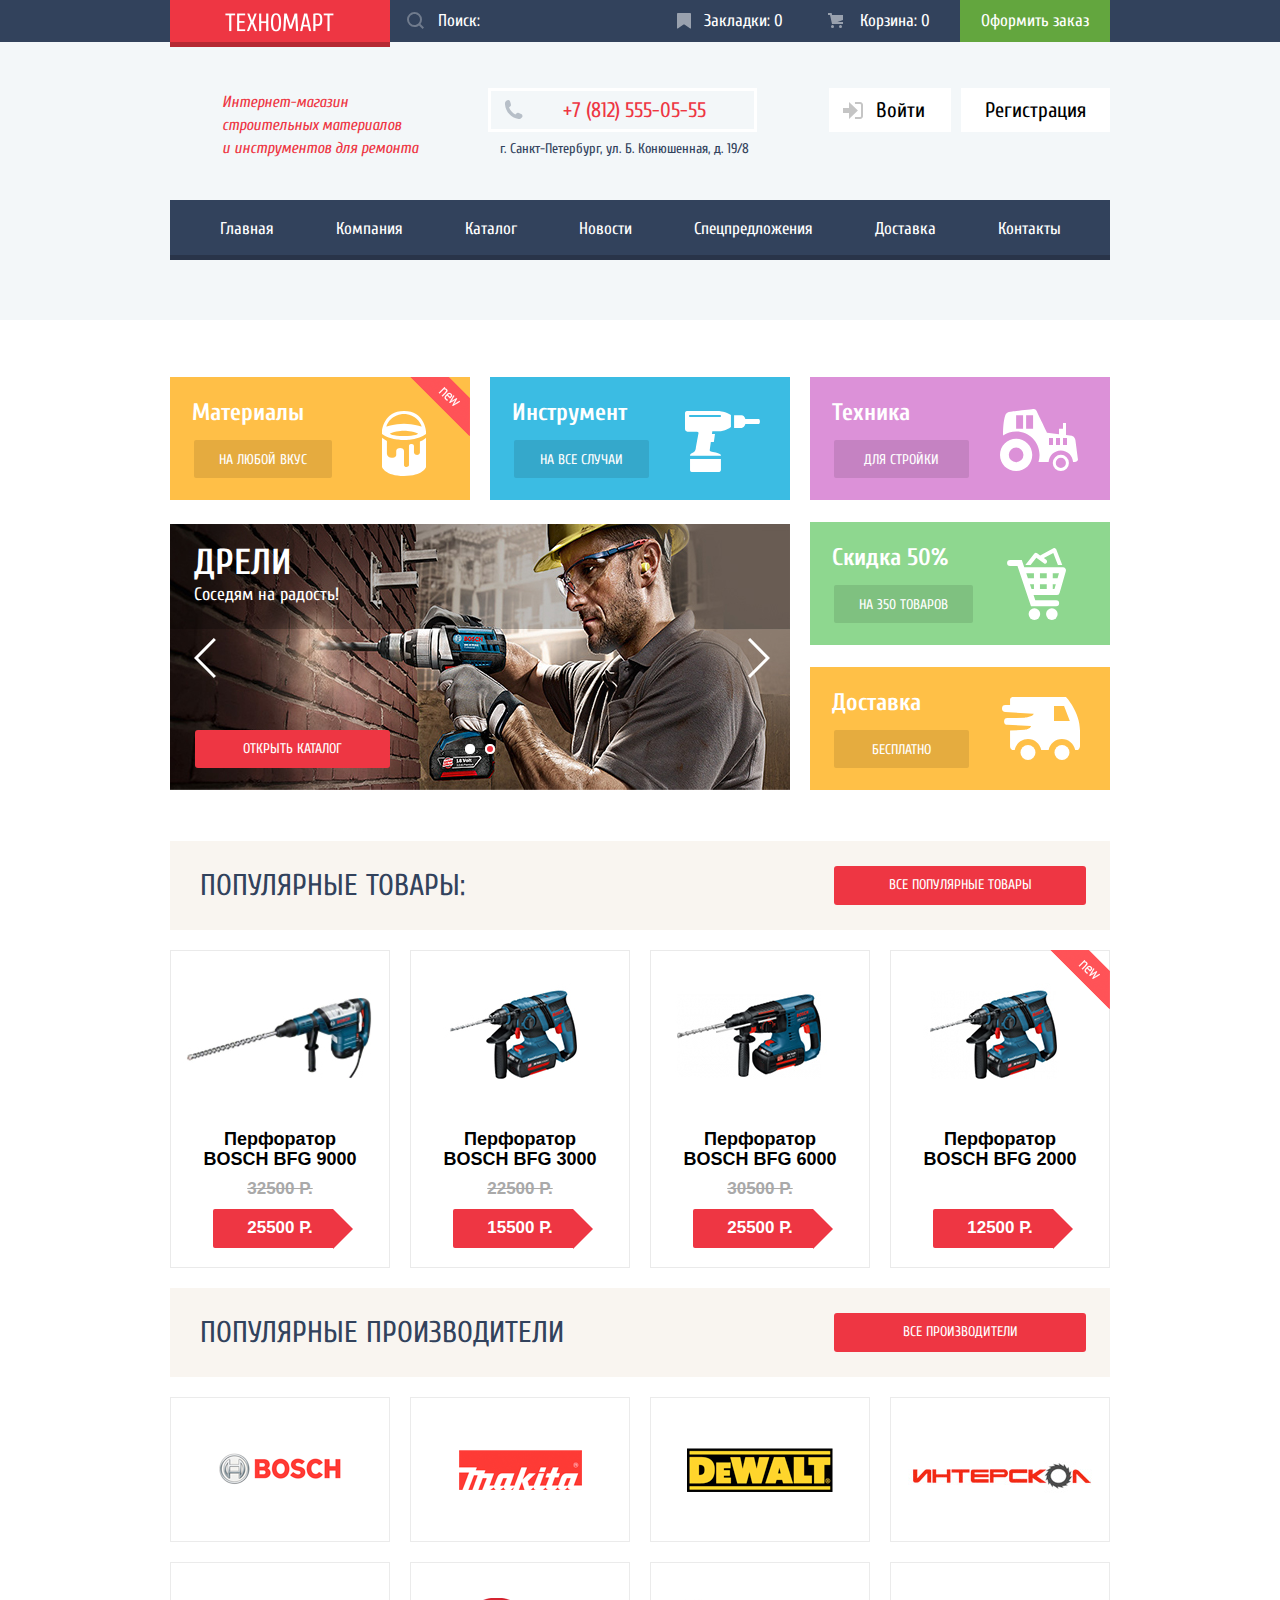
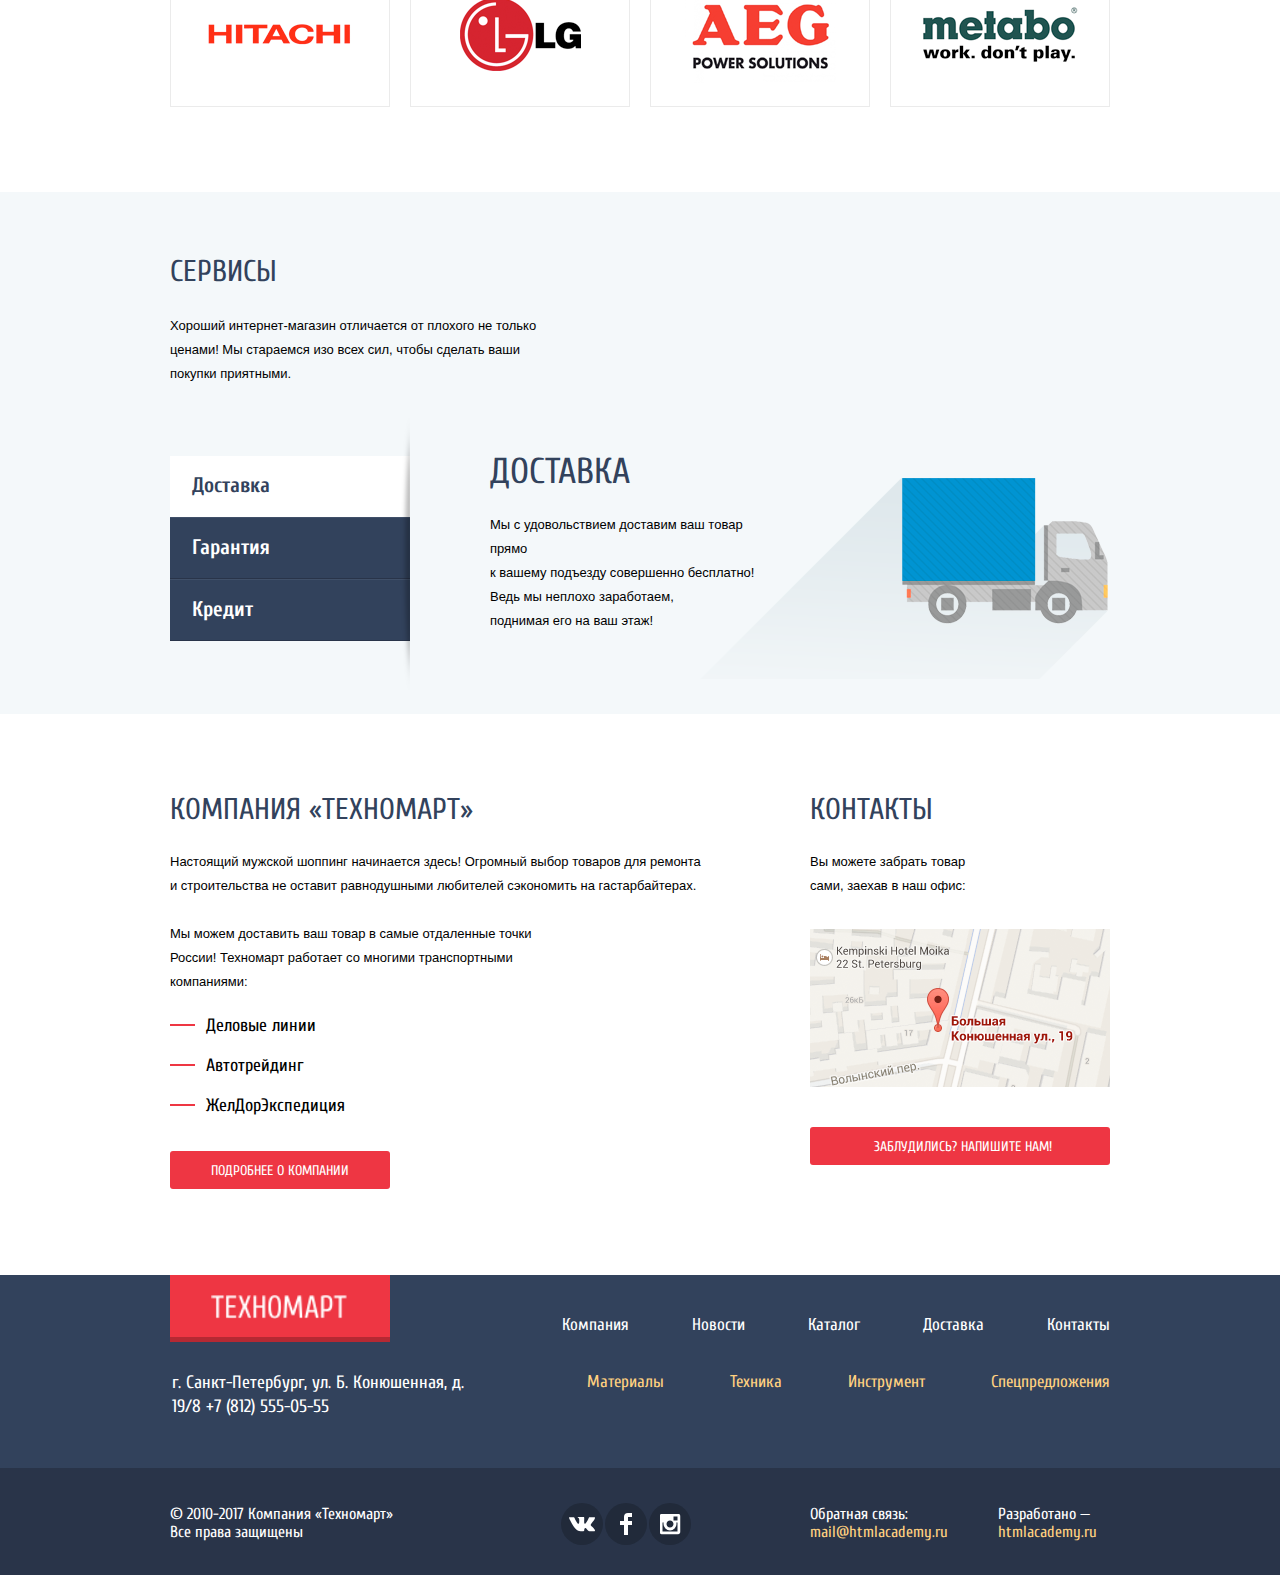
<file: index.html>
<!DOCTYPE html>
<html lang="ru">
  <head>
    <meta charset="utf-8">
    <title>Техномарт. Главная</title>
    <link href="https://fonts.googleapis.com/css?family=Cuprum:400,400i,700,PT+Sans:400,700&display=swap&subset=cyrillic" rel="stylesheet">
    <link rel="stylesheet" href="css/normalize.css">
    <link rel="stylesheet" href="css/style.min.css">
    <meta name="format-detection" content="telephone=no"/>
    <meta name="format-detection" content="address=no"/>
  </head>
  <body>
    <header class="page-header header">
      <section class="menu-wrapper">
        <div class="top-header">
          <a class="logo" href="#"><img src="img/logo.png" width="109" height="19" alt="Логотип магазина «Техномарт»"><span class="visually-hidden">Техномарт</span></a>
          <form class="form-flex" action="https://echo.htmlacademy.ru" method="post">
            <div class="search-wrapper">
              <label class="visually-hidden" for="search">Поиск</label>
              <input id="search" type="text" name="search" placeholder="Поиск:">
            </div>
          </form>
          <ul class="purchase-options list-unstyle">
            <li><a class="bookmarks" href="#">Закладки: 0</a></li>
            <li><a class="cart" href="#">Корзина: 0</a></li>
            <li><a class="make-order" href="#">Оформить заказ</a></li>
          </ul>
        </div>
      </section>
      <section class="middle-header">
        <div class="header-info">
          <p class="store-description">
            Интернет-магазин строительных материалов и&nbsp;инструментов для ремонта
          </p>
          <div class="header-contacts">
            <span class="telephone">
              <a href="tel:+78125550555">+7 (812) 555-05-55</a>
            </span>
            <p class="header-adress">
              г. Санкт-Петербург, ул. Б. Конюшенная, д. 19/8
            </p>
          </div>
          <ul class="list-unstyle header-buttons">
            <li><a class="header-button login-button" href="#">Войти</a></li>
            <li><a class="header-button" href="#">Регистрация</a></li>
          </ul>
        </div>
      </section>
      <nav class="main-navigation">
        <ul class="main-menu">
          <li><a class="menu-link" href="index.html">Главная</a></li>
          <li><a class="menu-link" href="#">Компания</a></li>
          <li><a class="menu-link" href="catalog.html">Каталог</a></li>
          <li><a class="menu-link" href="#">Новости</a></li>
          <li><a class="menu-link" href="#">Спецпредложения</a></li>
          <li><a class="menu-link" href="#">Доставка</a></li>
          <li><a class="menu-link" href="#">Контакты</a></li>
        </ul>
      </nav>
    </header>
    <main>
      <div class="main-content">
        <h1 class="visually-hidden">Магазин строительных инструментов «Техномарт»</h1>
        <section class="offers">
          <h2 class="visually-hidden">Популярные категории и спецпредложения</h2>
          <ul class="list-unstyle offers-list">
            <li>
              <div class="offers-card materials">
                <p>Материалы</p>
                <a href="#">На любой вкус</a>
              </div>
            </li>
            <li>
              <div class="offers-card tools">
                <p>Инструмент</p>
                <a href="#">На все случаи</a>
              </div>
            </li>
            <li>
              <div class="offers-card technics">
                <p>Техника</p>
                <a href="#">Для стройки</a>
              </div>
            </li>
            <li>
              <div class="offers-card discount">
                <p>Скидка 50%</p>
                <a href="#">на 350 товаров</a>
              </div>
            </li>
            <li>
              <div class="offers-card deliverys">
                <p>Доставка</p>
                <a href="#">Бесплатно</a>
              </div>
            </li>
          </ul>
          <div class="slider">
            <div class="slider-item first-slider">
              <div class="wow">
                <p class="slider-header">Дрели</p>
                <p>Соседям на радость!</p>
              </div>
              <a class="button slider-button" href="catalog.html">Открыть каталог</a>
            </div>
            <div class="slider-item second-slider visually-hidden">
              <div class="wow">
                <p class="slider-header">Перфораторы</p>
                <p>Настоящие мужские игрушки</p>
              </div>
              <a class="button slider-button" href="catalog.html">Открыть каталог</a>
            </div>
            <button class="button-back" type="button" aria-label="Назад"></button>
            <button class="button-forward" type="button" aria-label="Вперёд"></button>
          </div>
        </section>
        <section>
          <div class="section-heading">
            <h2>Популярные товары:</h2>
            <a class="button button-popular" href="#">Все популярные товары</a>
          </div>
          <ul class="list-unstyle popular">
            <li class="catalog-item">
              <div class="flag flag-new not-visible">
                new
              </div>
              <p class="paragraf-unstyle">
                <a href="#">
                  <img src="img/perforator-1.jpg" width="218" height="170" alt="Перфоратор BOSCH BFG 9000">
                </a>
              </p>
              <h3>
                <a class="tool-name" href="#">
                   Перфоратор BOSCH BFG 9000
                </a>
              </h3>
              <p class="old-price">32500 Р.</p>
              <p class="new-price">25500 Р.</p>
              <div class="actions">
                <button class="buy" type="button">Купить</button>
                <button class="bookmark" type="button">В закладки</button>
              </div>
            </li>
            <li class="catalog-item">
              <div class="flag flag-new not-visible">
                new
              </div>
              <p class="paragraf-unstyle">
                <a href="#">
                  <img src="img/perforator-2.jpg" width="218" height="170" alt="Перфоратор BOSCH BFG 3000">
                </a>
              </p>
              <h3>
                <a class="tool-name" href="#">
                   Перфоратор BOSCH BFG 3000
                </a>
              </h3>
              <p class="old-price">22500 Р.</p>
              <p class="new-price">15500 Р.</p>
              <div class="actions">
                <button class="buy" type="button">Купить</button>
                <button class="bookmark" type="button">В закладки</button>
              </div>
            </li>
            <li class="catalog-item">
              <div class="flag flag-new not-visible">
                new
              </div>
              <p class="paragraf-unstyle">
                <a href="#">
                  <img src="img/perforator-3.jpg" width="218" height="170" alt="Перфоратор BOSCH BFG 6000">
                </a>
              </p>
              <h3>
                <a class="tool-name" href="#">
                   Перфоратор BOSCH BFG 6000
                </a>
              </h3>
              <p class="old-price">30500 Р.</p>
              <p class="new-price">25500 Р.</p>
              <div class="actions">
                <button class="buy" type="button">Купить</button>
                <button class="bookmark" type="button">В закладки</button>
              </div>
            </li>
            <li class="catalog-item">
              <div class="flag flag-new">
                new
              </div>
              <p class="paragraf-unstyle">
                <a href="#">
                  <img src="img/perforator-4.jpg" width="218" height="170" alt="Перфоратор BOSCH BFG 2000">
                </a>
              </p>
              <h3>
                <a class="tool-name" href="#">
                   Перфоратор BOSCH BFG 2000
                </a>
              </h3>
              <p class="old-price"><span class="empty-price"></span></p>
              <p class="new-price">12500 Р.</p>
              <div class="actions">
                <button class="buy" type="button">Купить</button>
                <button class="bookmark" type="button">В закладки</button>
              </div>
            </li>
          </ul>
        </section>
        <section>
          <div class="section-heading list-unstyle">
            <h2>Популярные производители</h2>
            <a class="button button-popular" href="#">Все производители</a>
          </div>
          <ul class="brands-list list-unstyle">
            <li><a class="brands" href="#"><img src="img/bosch-logo.png" width="126" height="37" alt="Логотип компании Bosch"><span class="visually-hidden">Bosch</span></a></li>
            <li><a class="brands" href="#"><img src="img/makita-logo.png" width="123" height="40" alt="Логотип компании Makita"><span class="visually-hidden">Makita</span></a></li>
            <li><a class="brands" href="#"><img src="img/logo-dewalt.png" width="146" height="44" alt="Логотип компании DeWALT"><span class="visually-hidden">DeWalt</span></a></li>
            <li><a class="brands" href="#"><img src="img/interskol-logo.png" width="200" height="88" alt="Логотип компании Интерскол"><span class="visually-hidden">Интерскол</span></a></li>
            <li><a class="brands" href="#"><img src="img/logo-hitachi.png" width="169" height="31" alt="Логотип компании Hitachi"><span class="visually-hidden">Hitachi</span></a></li>
            <li><a class="brands" href="#"><img src="img/logo-lg.png" width="121" height="73" alt="Логотип компании LG"><span class="visually-hidden">LG</span></a></li>
            <li><a class="brands" href="#"><img src="img/logo-aeg.png" width="151" height="96" alt="Логотип компании AEG"><span class="visually-hidden">AEG</span></a></li>
            <li><a class="brands" href="#"><img src="img/logo-metabo.png" width="204" height="69" alt="Логотип компании Metabo"><span class="visually-hidden">Metabo</span></a></li>
          </ul>
        </section>
      </div>
      <div class="services-background">
        <section class="services main-content">
          <div>
            <h2>Сервисы</h2>
            <p class="services-description">Хороший интернет-магазин отличается от плохого не только ценами!
            Мы стараемся изо всех сил, чтобы сделать ваши покупки приятными.</p>
          </div>
          <div class="services-tabs">
            <div class="toggle">
              <button class="active" type="button">Доставка</button>
              <button class="unactive" type="button">Гарантия</button>
              <button class="unactive" type="button">Кредит</button>
            </div>
            <div class="services-content services-delivry">
              <h3 class="services-heading">Доставка</h3>
              <p>Мы с удовольствием доставим ваш товар прямо<br>
              к вашему подъезду совершенно бесплатно!
              Ведь мы неплохо заработаем,<br>
              поднимая его на ваш этаж!</p>
            </div>
            <div class="services-content services-garantie">
              <h3 class="services-heading">Гарантия</h3>
              <p>Если купленный у нас товар поломается или заискрит,<br>
              а также в случае пожара, спровоцированного его возгоранием,
              вы всегда можете быть уверены в нашей гарантии. Мы обменяем
              сгоревший товар на новый.<br>
              Дом уж восстановите как-нибудь сами.</p>
            </div>
            <div class="services-content services-credit">
              <h3 class="services-heading">Кредит</h3>
              <p>Залезть в долговую яму стало проще!<br>
              Кредитные консультанты придут вам на помощь</p>
              <a class="button" href="#">Отправить заявку</a>
            </div>
          </div>
        </section>
      </div>
      <section class="company-info main-content">
        <section class="about">
          <h2>Компания «Техномарт»</h2>
          <p class="first-paragraf">Настоящий мужской шоппинг начинается здесь! Огромный выбор товаров для ремонта и
             строительства не оставит равнодушными любителей сэкономить на гастарбайтерах.</p>
          <p class="second-paragraf">Мы можем доставить ваш товар в самые отдаленные точки России!
             Техномарт работает со многими транспортными компаниями: </p>
          <ul class="list-unstyle">
            <li class="delivery">Деловые линии</li>
            <li class="delivery">Автотрейдинг</li>
            <li class="delivery">ЖелДорЭкспедиция</li>
          </ul>
          <a class="button button-about" href="#">Подробнее о компании</a>
        </section>
        <section class="contacts">
          <h2>Контакты</h2>
          <p class="office">Вы можете забрать товар сами,
            заехав в наш офис:
          </p>
          <a href="">
            <img src="img/map-small.png" width="300" height="158" alt="Карта с адресом компании «Техномарт» на карте: улица Б. Конюшенная, дом 19">
          </a>
          <a class="button" href="#">Заблудились? Напишите нам!</a>
        </section>
      </section>
    </main>
    <footer>
      <div class="upper-footer">
        <div class="footer-wrapper">
          <div class="footer-between">
            <a class="footer-logo" href="#"><img src="img/logo.png"  width="136" height="21" alt="Логотип магазина «Техномарт»"></a>
            <ul class="list-unstyle footer-menu">
              <li class="footer-link"><a href="#">Компания</a></li>
              <li class="footer-link"><a href="#">Новости</a></li>
              <li class="footer-link"><a href="catalog.html">Каталог</a></li>
              <li class="footer-link"><a href="#">Доставка</a></li>
              <li class="footer-link"><a href="#">Контакты</a></li>
            </ul>
          </div>
          <div class="footer-between">
            <div class="footer-adress">
              <p>г. Санкт-Петербург, ул. Б. Конюшенная, д. 19/8 <a href="tel:+78125550555">+7 (812) 555-05-55</a></p>
            </div>
            <ul class="list-unstyle footer-offers">
              <li class="footer-offer"><a href="#">Материалы</a></li>
              <li class="footer-offer"><a href="#">Техника</a></li>
              <li class="footer-offer"><a href="#">Инструмент</a></li>
              <li class="footer-offer"><a href="#">Спецпредложения</a></li>
            </ul>
          </div>
        </div>
      </div>
      <div class="down-footer">
        <div class="footer-wrapper">
          <div class="down-content">
            <p class="rights">© 2010-2017 Компания «Техномарт» Все права защищены
            </p>
            <ul class="list-unstyle social-list">
              <li class="social-network"><a class="vkontakte" href="#" aria-label="Сообщество во ВКонтакте"></a></li>
              <li class="social-network"><a class="facebook" href="#" aria-label="Сообщество в Фейсбуке"></a></li>
              <li class="social-network"><a class="instagram" href="#" aria-label="Сообщество в Инсттаграме"></a></li>
            </ul>
            <div class="developers">
              <p class="developer">
                Обратная связь:
                <a href="mailto:mail@htmlacademy.ru">mail@htmlacademy.ru</a>
              </p>
              <p class="developer academy-link">
                Разработано —
                <a href="https://htmlacademy.ru/intensive/htmlcss">htmlacademy.ru</a>
              </p>
            </div>
          </div>
        </div>
      </div>
    </footer>
    <div class="popup map-popup visually-hidden">
      <img src="img/map-big.png"  width="940" height="466" alt="Карта с адресом компании «Техномарт» на карте: улица Б. Конюшенная, дом 19">
      <button class="popup-close" type="button">
        <span class="visually-hidden">Закрыть</span>
      </button>
    </div>
    <div class="popup write-us visually-hidden">
      <form action="https://echo.htmlacademy.ru" method="post">
        <div class="form-wrapper">
          <div class="name-email">
            <p>
              <label class="popup-label" for="name">Ваше имя:</label>
              <input class="input-name" id="name" type="text" name="name" placeholder="Имя Фамилия" required>
            </p>
            <p>
              <label for="email">Ваш e-mail</label>
              <input class="input-name" id="email" type="email" name="email" placeholder="email@example.com" required>
            </p>
          </div>
          <p>
            <label for="message">Текст письма:</label>
            <textarea id="message" name="name" rows="6" cols="62" required>В свободной форме</textarea>
          </p>
        </div>
        <div class="popup-buttons">
          <button class="button send-button" type="button" name="button" value="Отправить">Отправить</button>
        </div>
      </form>
      <button class="popup-close" type="button">
        <span class="visually-hidden">Закрыть</span>
      </button>
    </div>
    <div class="popup cart-popup visually-hidden">
      <p>Товар добавлен в корзину!</p>
      <div class="popup-buttons">
        <button class="button" type="button">Оформить заказ</button>
        <button class="button more-button" type="button">Продолжить покупки</button>
      </div>
      <button class="popup-close" type="button">
        <span class="visually-hidden">Закрыть</span>
      </button>
    </div>
    <script src="js/script.min.js"></script>
  </body>
</html>
</file>
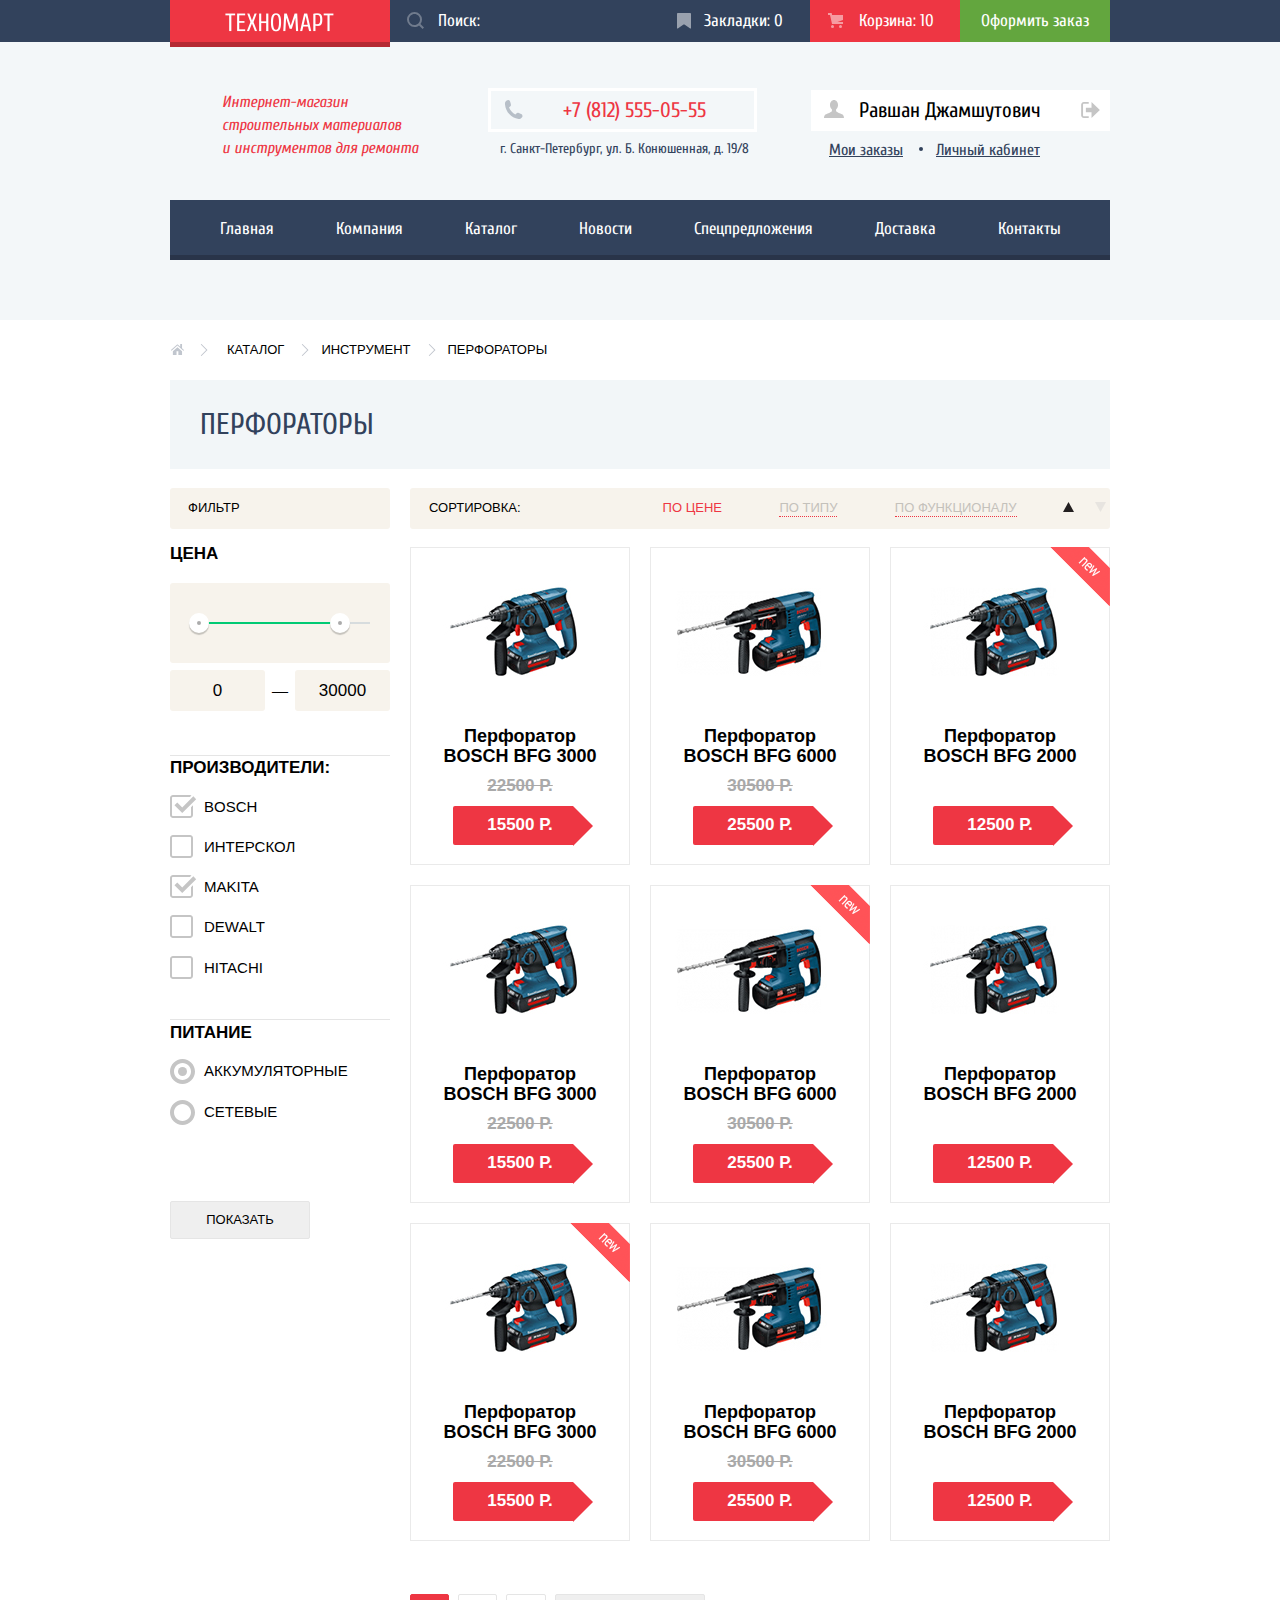
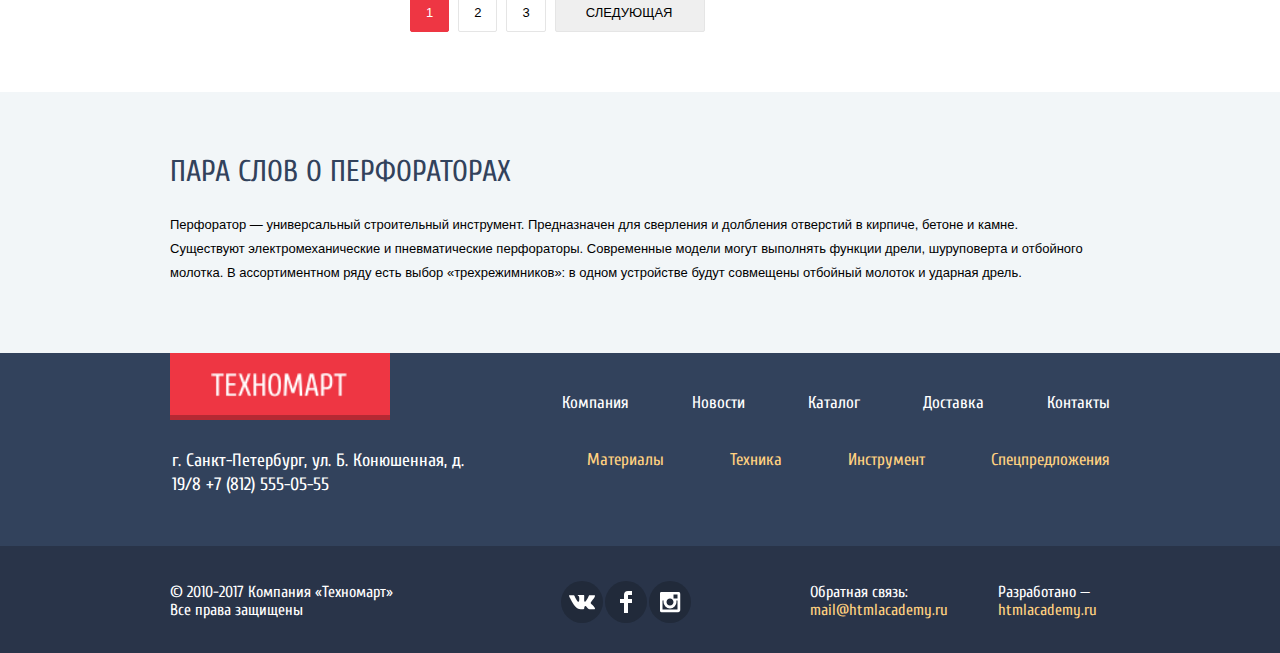
<file: catalog.html>
<!DOCTYPE html>
<html lang="ru">
  <head>
    <meta charset="utf-8">
    <title>Техномарт. Каталог</title>
    <link href="https://fonts.googleapis.com/css?family=Cuprum:400,400i,PT+Sans:400,700&display=swap&subset=cyrillic" rel="stylesheet">
    <link rel="stylesheet" href="css/normalize.css">
    <link rel="stylesheet" href="css/style.min.css">
    <meta name="format-detection" content="telephone=no"/>
    <meta name="format-detection" content="address=no"/>
  </head>
  <body>
    <header class="header">
      <section class="menu-wrapper">
        <div class="top-header">
          <a class="logo" href="index.html"><img src="img/logo.png" width="109" height="19" alt="Логотип магазина «Техномарт»"><span class="visually-hidden">Техномарт</span></a>
          <form class="form-flex" action="https://echo.htmlacademy.ru" method="post">
            <div class="search-wrapper">
              <label class="visually-hidden" for="search">Поиск</label>
              <input id="search" type="text" name="search" placeholder="Поиск:">
            </div>
          </form>
          <ul class="purchase-options list-unstyle">
            <li><a class="bookmarks" href="#">Закладки: 0</a></li>
            <li><a class="cart cart-catalog" href="#">Корзина: 10</a></li>
            <li><a class="make-order" href="#">Оформить заказ</a></li>
          </ul>
        </div>
      </section>
      <section class="middle-header">
          <div class="header-info">
            <p class="store-description">
              Интернет-магазин строительных материалов и&nbsp;инструментов для ремонта
            </p>
            <div class="header-contacts in-catalog">
              <span class="telephone">
                <a href="tel:+78125550555">+7 (812) 555-05-55</a>
              </span>
              <p class="header-adress">
                г. Санкт-Петербург, ул. Б. Конюшенная, д. 19/8
              </p>
            </div>
            <div class="profile">
              <div class="personal-data">
                <p>Равшан Джамшутович</p>
                <a class="log-out" href="#" aria-label="Выйти"></a>
              </div>
              <ul class="ilst-unstyle profile-links">
                <li>
                  <a class="profile-dot" href="#">Мои заказы</a>
                </li>
                <li>
                  <a href="#">Личный кабинет</a>
                </li>
              </ul>
            </div>
          </div>
        </section>
      <nav class="main-navigation">
        <ul class="main-menu">
          <li><a class="menu-link" href="index.html">Главная</a></li>
          <li><a class="menu-link" href="#">Компания</a></li>
          <li><a class="menu-link" href="catalog.html">Каталог</a></li>
          <li><a class="menu-link" href="#">Новости</a></li>
          <li><a class="menu-link" href="#">Спецпредложения</a></li>
          <li><a class="menu-link" href="#">Доставка</a></li>
          <li><a class="menu-link" href="#">Контакты</a></li>
        </ul>
      </nav>
    </header>
    <main>
      <div class="main-content">
        <ul class="list-unstyle breadcrumbs">
          <li class="home-icon"><a href="index.html"><span class="visually-hidden">Главная</span></a></li>
          <li><a class="breadcrumb" href="catalog.html">Каталог</a></li>
          <li><a class="breadcrumb" href="#">Инструмент</a></li>
          <li>Перфораторы</li>
        </ul>
        <h1 class="catalog-h1">Перфораторы</h1>
        <div class="page-catalog">
          <div>
            <form action="https://echo.htmlacademy.ru" method="post">
              <span class="filter-name">Фильтр</span>
              <div class="filter">
                <span>Цена</span>
                <div class="ptice-filter">
                  <div class="line-unactive">
                  <div class="line"></div>
                  </div>
                  <div class="circle"></div>
                  <div class="circle"></div>
                </div>
                <div class="digit-filter">
                  <div class="digit">0</div>
                  <div>—</div>
                  <div class="digit">30000</div>
                </div>
              </div>
              <fieldset class="filter-form">
                <legend>Производители:</legend>
                <ul>
                  <li>
                    <label class="check">
                      <input class="check-input" type="checkbox" name="BOSCH" checked>
                      <span class="check-box"></span>
                      BOSCH
                    </label>
                  </li>
                  <li>
                    <label class="check">
                      <input class="check-input" type="checkbox" name="Интерскол">
                      <span class="check-box"></span>
                      Интерскол
                    </label>
                  </li>
                  <li>
                    <label class="check">
                      <input class="check-input" type="checkbox" name="Makita" checked>
                      <span class="check-box"></span>
                      Makita
                    </label>
                  </li>
                  <li>
                    <label class="check">
                      <input class="check-input" type="checkbox" name="DeWALT">
                      <span class="check-box"></span>
                      DeWALT
                    </label>
                  </li>
                  <li>
                    <label class="check">
                      <input class="check-input" type="checkbox" name="Hitachi">
                      <span class="check-box"></span>
                      Hitachi
                    </label>
                  </li>
                </ul>
              </fieldset>
              <fieldset class="filter-form power-filter">
                <legend>Питание</legend>
                <ul>
                  <li>
                    <label class="radio">
                      <input class="radio-input" type="radio" name="power" value="batary" checked>
                      <span class="radiobutton"></span>
                      Аккумуляторные
                    </label>
                  </li>
                  <li>
                    <label class="radio">
                      <input class="radio-input" type="radio" name="power" value="power">
                      <span class="radiobutton"></span>
                      Сетевые
                    </label>
                  </li>
                </ul>
              </fieldset>
              <button class="paginator-button show-button" type="button">Показать</button>
            </form>
          </div>
          <div class="right-column">
            <div class="sort">
              <p>Сортировка:</p>
              <ul class="list-unstyle display-flex sort-box">
                <li class="active">По цене</li>
                <li class="unactive">По типу</li>
                <li class="unactive">По функционалу</li>
              </ul>
              <div class="sort-button">
                <button class="sort-up" type="button" aria-label="По возростанию"></button>
                <button class="sort-down" type="button" aria-label="По убыванию"></button>
              </div>
            </div>
            <section>
              <h2 class="visually-hidden">Список перфораторов</h2>
              <ul class="list-unstyle catalog-list">
                <li class="catalog-item">
                  <div class="flag flag-new not-visible">
                    new
                  </div>
                  <p class="paragraf-unstyle">
                    <a href="#">
                      <img src="img/perforator-2.jpg" width="218" height="170" alt="Перфоратор BOSCH BFG 3000">
                    </a>
                  </p>
                  <h3>
                    <a class="tool-name" href="#">
                      Перфоратор BOSCH BFG 3000
                    </a>
                  </h3>
                  <p class="old-price">22500 Р.</p>
                  <p class="new-price">15500 Р.</p>
                  <div class="actions">
                    <button class="buy" type="button">Купить</button>
                    <button class="bookmark" type="button">В закладки</button>
                  </div>
                </li>
                <li class="catalog-item">
                  <div class="flag flag-new not-visible">
                    new
                  </div>
                  <p class="paragraf-unstyle">
                    <a href="#">
                      <img src="img/perforator-3.jpg" width="218" height="170" alt="Перфоратор BOSCH BFG 6000">
                    </a>
                  </p>
                  <h3>
                    <a class="tool-name" href="#">
                      Перфоратор BOSCH BFG 6000
                    </a>
                  </h3>
                  <p class="old-price">30500 Р.</p>
                  <p class="new-price">25500 Р.</p>
                  <div class="actions">
                    <button class="buy" type="button">Купить</button>
                    <button class="bookmark" type="button">В закладки</button>
                  </div>
                </li>
                <li class="catalog-item">
                  <div class="flag flag-new">
                    new
                  </div>
                  <p class="paragraf-unstyle">
                    <a href="#">
                      <img src="img/perforator-4.jpg" width="218" height="170" alt="Перфоратор BOSCH BFG 2000">
                    </a>
                  </p>
                  <h3>
                    <a class="tool-name" href="#">
                      Перфоратор BOSCH BFG 2000
                    </a>
                  </h3>
                  <p class="old-price"><span class="empty-price"></span></p>
                  <p class="new-price">12500 Р.</p>
                  <div class="actions">
                    <button class="buy" type="button">Купить</button>
                    <button class="bookmark" type="button">В закладки</button>
                  </div>
                </li>
                <li class="catalog-item">
                  <div class="flag flag-new not-visible">
                    new
                  </div>
                  <p class="paragraf-unstyle">
                    <a href="#">
                      <img src="img/perforator-2.jpg" width="218" height="170" alt="Перфоратор BOSCH BFG 3000">
                    </a>
                  </p>
                  <h3>
                    <a class="tool-name" href="#">
                      Перфоратор BOSCH BFG 3000
                    </a>
                  </h3>
                  <p class="old-price">22500 Р.</p>
                  <p class="new-price">15500 Р.</p>
                  <div class="actions">
                    <button class="buy" type="button">Купить</button>
                    <button class="bookmark" type="button">В закладки</button>
                  </div>
                </li>
                <li class="catalog-item">
                  <div class="flag flag-new">
                    new
                  </div>
                  <p class="paragraf-unstyle">
                    <a href="#">
                      <img src="img/perforator-3.jpg" width="218" height="170" alt="Перфоратор BOSCH BFG 6000">
                    </a>
                  </p>
                  <h3>
                    <a class="tool-name" href="#">
                      Перфоратор BOSCH BFG 6000
                    </a>
                  </h3>
                  <p class="old-price">30500 Р.</p>
                  <p class="new-price">25500 Р.</p>
                  <div class="actions">
                    <button class="buy" type="button">Купить</button>
                    <button class="bookmark" type="button">В закладки</button>
                  </div>
                </li>
                <li class="catalog-item">
                  <div class="flag flag-new not-visible">
                    new
                  </div>
                  <p class="paragraf-unstyle">
                    <a href="#">
                      <img src="img/perforator-4.jpg" width="218" height="170" alt="Перфоратор BOSCH BFG 2000">
                    </a>
                  </p>
                  <h3>
                    <a class="tool-name" href="#">
                      Перфоратор BOSCH BFG 2000
                    </a>
                  </h3>
                  <p class="old-price"><span class="empty-price"></span></p>
                  <p class="new-price">12500 Р.</p>
                  <div class="actions">
                    <button class="buy" type="button">Купить</button>
                    <button class="bookmark" type="button">В закладки</button>
                  </div>
                </li>
                <li class="catalog-item">
                  <div class="flag flag-new">
                    new
                  </div>
                  <p class="paragraf-unstyle">
                    <a href="#">
                      <img src="img/perforator-2.jpg" width="218" height="170" alt="Перфоратор BOSCH BFG 3000">
                    </a>
                  </p>
                  <h3>
                    <a class="tool-name" href="#">
                      Перфоратор BOSCH BFG 3000
                    </a>
                  </h3>
                  <p class="old-price">22500 Р.</p>
                  <p class="new-price">15500 Р.</p>
                  <div class="actions">
                    <button class="buy" type="button">Купить</button>
                    <button class="bookmark" type="button">В закладки</button>
                  </div>
                </li>
                <li class="catalog-item">
                  <div class="flag flag-new not-visible">
                    new
                  </div>
                  <p class="paragraf-unstyle">
                    <a href="#">
                      <img src="img/perforator-3.jpg" width="218" height="170" alt="Перфоратор BOSCH BFG 6000">
                    </a>
                  </p>
                  <h3>
                    <a class="tool-name" href="#">
                      Перфоратор BOSCH BFG 6000
                    </a>
                  </h3>
                  <p class="old-price">30500 Р.</p>
                  <p class="new-price">25500 Р.</p>
                  <div class="actions">
                    <button class="buy" type="button">Купить</button>
                    <button class="bookmark" type="button">В закладки</button>
                  </div>
                </li>
                <li class="catalog-item">
                  <div class="flag flag-new not-visible">
                    new
                  </div>
                  <p class="paragraf-unstyle">
                    <a href="#">
                      <img src="img/perforator-4.jpg" width="218" height="170" alt="Перфоратор BOSCH BFG 2000">
                    </a>
                  </p>
                  <h3>
                    <a class="tool-name" href="#">
                      Перфоратор BOSCH BFG 2000
                    </a>
                  </h3>
                  <p class="old-price"><span class="empty-price"></span></p>
                  <p class="new-price">12500 Р.</p>
                  <div class="actions">
                    <button class="buy" type="button">Купить</button>
                    <button class="bookmark" type="button">В закладки</button>
                  </div>
                </li>
              </ul>
              <div class="paginator">
                <ul class="list-unstyle display-flex">
                  <li><a class="paginator-button present-page" href="#">1</a></li>
                  <li><a class="paginator-button" href="#">2</a></li>
                  <li><a class="paginator-button" href="#">3</a></li>
                </ul>
                <button class="paginator-button next-page" type="button">Следующая</button> <!--Прредположу, что JS будет перехватывать нажатие этой кнопки и открывать нужную ссылку-->
              </div>
            </section>
          </div>
        </div>
      </div>
      <section class="about-content">
        <div class="about-puncher">
          <h3 class="services-heading">Пара слов о перфораторах</h3>
          <p>Перфоратор — универсальный строительный инструмент. Предназначен для сверления и долбления отверстий в кирпиче, бетоне и камне. <br>
          Существуют электромеханические и пневматические перфораторы. Современные модели могут выполнять функции дрели, шуруповерта и отбойного молотка. В ассортиментном ряду есть выбор «трехрежимников»: в одном устройстве будут совмещены отбойный молоток и ударная дрель.</p>
        </div>
      </section>
    </main>
    <footer>
      <div class="upper-footer">
        <div class="footer-wrapper">
          <div class="footer-between">
            <a class="footer-logo" href="index.html"><img src="img/logo.png"  width="136" height="21" alt="Логотип магазина «Техномарт»"></a>
            <ul class="list-unstyle footer-menu">
              <li class="footer-link"><a href="#">Компания</a></li>
              <li class="footer-link"><a href="#">Новости</a></li>
              <li class="footer-link"><a href="catalog.html">Каталог</a></li>
              <li class="footer-link"><a href="#">Доставка</a></li>
              <li class="footer-link"><a href="#">Контакты</a></li>
            </ul>
          </div>
          <div class="footer-between">
            <div class="footer-adress">
              <p>г. Санкт-Петербург, ул. Б. Конюшенная, д. 19/8 <a href="tel:+78125550555">+7 (812) 555-05-55</a></p>
            </div>
            <ul class="list-unstyle footer-offers">
              <li class="footer-offer"><a href="#">Материалы</a></li>
              <li class="footer-offer"><a href="#">Техника</a></li>
              <li class="footer-offer"><a href="#">Инструмент</a></li>
              <li class="footer-offer"><a href="#">Спецпредложения</a></li>
            </ul>
          </div>
        </div>
      </div>
      <div class="down-footer">
        <div class="footer-wrapper">
          <div class="down-content">
            <p class="rights">© 2010-2017 Компания «Техномарт» Все права защищены
            </p>
            <ul class="list-unstyle social-list">
              <li class="social-network"><a class="vkontakte" href="#" aria-label="Сообщество во ВКонтакте"></a></li>
              <li class="social-network"><a class="facebook" href="#" aria-label="Сообщество в Фейсбуке"></a></li>
              <li class="social-network"><a class="instagram" href="#" aria-label="Сообщество в Инсттаграме"></a></li>
            </ul>
            <div class="developers">
              <p class="developer">
                Обратная связь:
                <a href="mailto:mail@htmlacademy.ru">mail@htmlacademy.ru</a>
              </p>
              <p class="developer academy-link">
                Разработано —
                <a href="https://htmlacademy.ru/intensive/htmlcss">htmlacademy.ru</a>
              </p>
            </div>
          </div>
        </div>
      </div>
    </footer>
    <div class="popup cart-popup visually-hidden">
      <p>Товар добавлен в корзину!</p>
      <div class="popup-buttons">
        <button class="button" type="button">Оформить заказ</button>
        <button class="button more-button" type="button">Продолжить покупки</button>
      </div>
      <button class="popup-close" type="button">
        <span class="visually-hidden">Закрыть</span>
      </button>
    </div>
    <script src="js/script.min.js"></script>
  </body>
</html>
</file>
<file: css/style.min.css>
a{text-decoration:none}.main-content li,.header li,.upper-footer li,.down-footer li{list-style:none}img{max-width:100%;height:auto}.header{background-color:#f3f7f9;min-height:320px}.main-content h1,.main-content h2{font-size:30px;font-family:"Cuprum","Arial",sans-serif;color:#32425c;text-transform:uppercase;font-weight:400;line-height:1;text-align:left;padding-bottom:0}.list-unstyle{padding:0;margin:0}.purchase-options{display:-webkit-box;display:-ms-flexbox;display:flex;-ms-flex-item-align:center;align-self:center}.header-buttons{display:-webkit-box;display:-ms-flexbox;display:flex;-webkit-box-sizing:border-box;box-sizing:border-box;-webkit-box-pack:center;-ms-flex-pack:center;justify-content:center;margin-top:25px}.header-button{font-size:21px;font-family:"Cuprum","Arial",sans-serif;line-height:21px;color:#000;background-color:#fff;margin:0;margin-left:10px;padding:10px 24px}.header-button:hover,.header-button:focus{color:#ee3643}.header-button:active{color:#c5c5c5}.login-button{padding-left:47px;padding-right:26px;position:relative}.login-button::before{content:"";position:absolute;display:block;top:14px;left:14px;width:20px;height:17px;background-image:url(../img/icon-login.svg);background-repeat:no-repeat;background-position:0 0;background-size:contain}.login-button:hover::before{background-image:url(../img/icon-login-active.svg)}.login-button:active::before{background-image:url(../img/icon-login.svg)}.telephone{font-size:21px;font-family:"Cuprum","Arial",sans-serif;color:#ee3643;line-height:1;border:3px solid #fff;padding:9px 48px 8px 72px;margin-top:13px}.telephone a{color:#ee3643}.telephone::before{content:"";position:absolute;display:block;top:25px;left:17px;width:19px;height:19px;background-image:url(../img/icon-phone.svg);background-repeat:no-repeat;background-position:0 0;background-size:contain}.header-adress{font-size:14px;font-family:"Cuprum","Arial",sans-serif;line-height:24px;color:#32425c;padding-left:4px;margin-top:5px}.section-heading{display:-webkit-box;display:-ms-flexbox;display:flex;-webkit-box-pack:justify;-ms-flex-pack:justify;justify-content:space-between;-webkit-box-align:center;-ms-flex-align:center;align-items:center;background-color:#f9f5f0;width:886px;height:89px;padding-left:30px;padding-right:24px;margin-bottom:20px}.store-description{font-size:16px;font-family:"Cuprum","Arial",sans-serif;line-height:23px;color:#ee3643;font-weight:400;font-style:italic;width:198px;padding-right:71px}.header-contacts{position:relative;display:-webkit-box;display:-ms-flexbox;display:flex;-webkit-box-orient:vertical;-webkit-box-direction:normal;-ms-flex-direction:column;flex-direction:column;-webkit-box-align:center;-ms-flex-align:center;align-items:center;width:271px;margin-left:-65px}.in-catalog{margin-left:-57px}.profile{display:-webkit-box;display:-ms-flexbox;display:flex;-webkit-box-orient:vertical;-webkit-box-direction:normal;-ms-flex-flow:column;flex-flow:column}.profile ul{display:-webkit-box;display:-ms-flexbox;display:flex}.personal-data{-webkit-box-sizing:border-box;box-sizing:border-box;display:-webkit-box;display:-ms-flexbox;display:flex;-webkit-box-pack:justify;-ms-flex-pack:justify;justify-content:space-between;background-color:#fff;width:299px;padding:10px 10px 10px 48px;margin-top:15px}.personal-data p{position:relative;font-size:21px;font-family:"Cuprum","Arial",sans-serif;line-height:21px;color:#000;font-weight:400;margin:0}.personal-data p::before{content:"";position:absolute;display:block;top:0;left:-35px;width:20px;height:18px;background-image:url(../img/icon-user.svg);background-repeat:no-repeat;background-position:0 0;background-size:contain}.personal-data p:hover::before{background-image:url(../img/icon-user-hover.svg)}.log-out{position:relative;width:20px;height:17px}.log-out::after{content:"";position:absolute;display:block;top:2px;left:0;width:20px;height:17px;background-image:url(../img/icon-logout.svg);background-repeat:no-repeat;background-position:0 0;background-size:contain}.log-out:hover::after{background-image:url(../img/icon-logout-hover.svg)}.main-navigation{min-height:60px;background-color:#32425c;width:940px;margin:0 auto}.main-menu{display:-webkit-box;display:-ms-flexbox;display:flex;-webkit-box-pack:center;-ms-flex-pack:center;justify-content:center;width:940px;margin:0 auto;padding-left:0;-ms-flex-wrap:wrap;flex-wrap:wrap}.main-navigation::after{content:"";width:940px;height:5px;background-color:#293449;position:absolute}.menu-link{display:-webkit-box;display:-ms-flexbox;display:flex;padding:10px;font-size:17px;font-family:"Cuprum","Arial",sans-serif;line-height:17px;color:#fff;font-weight:400;padding-top:20px;padding-right:31px;padding-bottom:18px;padding-left:31px}.menu-link:hover,.menu-link:focus{background-color:#293449}.menu-link:active{color:#93969c}.services-heading{font-size:30px;font-family:"Cuprum","Arial",sans-serif;color:#32425c;text-transform:uppercase;font-weight:400;line-height:1;text-align:left;margin-bottom:23px}.offers{position:relative;display:-webkit-box;display:-ms-flexbox;display:flex;-webkit-box-pack:justify;-ms-flex-pack:justify;justify-content:space-between;-ms-flex-wrap:wrap;flex-wrap:wrap;margin-bottom:51px}.offers-list{display:-webkit-box;display:-ms-flexbox;display:flex;position:relative;-ms-flex-wrap:wrap;flex-wrap:wrap;-webkit-box-pack:justify;-ms-flex-pack:justify;justify-content:space-between}.offers p{font-size:24px;font-family:"Cuprum","Arial",sans-serif;line-height:30px;color:#fff;font-weight:700;padding-top:21px;padding-bottom:2px;padding-left:22px;margin-top:22px;margin-bottom:9px}.offers-button{background-color:#000;opacity:.3}.offers-card > a{font-size:14px;font-family:"Cuprum","Arial",sans-serif;line-height:18px;color:#fff;font-weight:400;text-transform:uppercase;display:-webkit-inline-box;display:-ms-inline-flexbox;display:inline-flex;-webkit-box-pack:center;-ms-flex-pack:center;justify-content:center;-webkit-box-sizing:border-box;box-sizing:border-box;min-width:135px;margin-left:24px;margin-bottom:22px;padding:11px 25px;padding-bottom:9px;border-radius:2px;background-color:rgba(0,0,0,0.1)}.offers-card > a:hover{background-color:rgba(0,0,0,0.2)}.offers-card > a:active{background-color:rgba(0,0,0,0.3)}.offers-card{width:300px}.offers-card > p{margin-bottom:10px}.slider{position:absolute;width:620px;height:266px;background-color:#533c35;bottom:0;left:0}.slider-item{display:-webkit-box;display:-ms-flexbox;display:flex;-webkit-box-orient:vertical;-webkit-box-direction:normal;-ms-flex-direction:column;flex-direction:column;-webkit-box-pack:justify;-ms-flex-pack:justify;justify-content:space-between}.slider button{position:absolute;width:22px;height:40px;border:none;background-color:transparent}.button-back{top:114px;left:24px}.button-back::before{content:"";position:absolute;display:block;top:0;left:0;width:22px;height:40px;background-image:url(../img/icon-left.svg);background-repeat:no-repeat;background-position:0 0;background-size:contain}.button-forward{top:114px;left:578px}.button-forward::after{content:"";position:absolute;display:block;top:0;left:0;width:22px;height:40px;background-image:url(../img/icon-right.svg);background-repeat:no-repeat;background-position:0 0;background-size:contain}.slider-item p{font-size:18px;font-weight:400;margin:0}.wow{margin-top:20px;margin-left:2px}.wow .slider-header{display:block;font-size:36px;font-weight:700;text-transform:uppercase;padding-top:4px}.wow p:nth-child(2){padding-top:0}.first-slider::before{content:"";position:absolute;display:block;top:220px;left:295px;width:10px;height:10px;background-image:url(../img/dot.png);background-repeat:no-repeat;background-position:0 0;background-size:contain}.first-slider::after{content:"";position:absolute;display:block;top:220px;left:315px;width:10px;height:10px;background-image:url(../img/present-dot.png);background-repeat:no-repeat;background-position:0 0;background-size:contain}.second-slider::before{content:"";position:absolute;display:block;top:220px;left:295px;width:10px;height:10px;background-image:url(../img/present-dot.png);background-repeat:no-repeat;background-position:0 0;background-size:contain}.second-slider::after{content:"";position:absolute;display:block;top:220px;left:315px;width:10px;height:10px;background-image:url(../img/dot.png);background-repeat:no-repeat;background-position:0 0;background-size:contain}.first-slider{width:620px;height:266px;background-image:url(../img/drill-promo.jpg);background-repeat:no-repeat;background-position:0 0;background-size:contain}.second-slider{width:620px;height:266px;background-image:url(../img/hammer-drill-promo.jpg);background-repeat:no-repeat;background-position:0 0;background-size:contain}.offers-list > li{position:relative}.materials{background-color:#ffbf47}.materials::after{content:"";position:absolute;display:block;top:22px;left:240px;width:60px;height:60px;background-image:url(../img/new-flag.png);background-repeat:no-repeat;background-position:0 0;background-size:contain}.materials::before{content:"";position:absolute;display:block;top:56px;left:212px;width:44px;height:65px;background-image:url(../img/icon-1.svg);background-repeat:no-repeat;background-position:0 0;background-size:contain}.tools{background-color:#3bbce3}.tools::before{content:"";position:absolute;display:block;top:56px;left:195px;width:75px;height:61px;background-image:url(../img/icon-2.svg);background-repeat:no-repeat;background-position:0 0;background-size:contain}.technics{background-color:#dc91d8}.technics::before{content:"";position:absolute;display:block;top:54px;left:190px;width:78px;height:62px;background-image:url(../img/icon-3.svg);background-repeat:no-repeat;background-position:0 0;background-size:contain}.discount{background-color:#8ed78f;margin-left:640px}.discount::before{content:"";position:absolute;display:block;top:48px;right:44px;width:59px;height:72px;background-image:url(../img/icon-4.svg);background-repeat:no-repeat;background-position:0 0;background-size:contain}.deliverys{background-color:#ffc047;margin-left:640px}.deliverys::before{content:"";position:absolute;display:block;top:52px;right:30px;width:78px;height:63px;background-image:url(../img/icon-5.svg);background-repeat:no-repeat;background-position:0 0;background-size:contain}.button{display:-webkit-box;display:-ms-flexbox;display:flex;-webkit-box-sizing:border-box;box-sizing:border-box;-webkit-box-pack:center;-ms-flex-pack:center;justify-content:center;padding:11px 30px;background-color:#ee3643;color:#fff;text-align:center;text-transform:uppercase;font-size:14px;font-family:"Cuprum","Arial",sans-serif;border-radius:3px}.button:hover,.button:focus{background-color:#ca2c37}.button:active{background-color:#ba2732}.button-popular{min-width:252px}.button-about{display:-webkit-box;display:-ms-flexbox;display:flex;width:220px;padding-top:12px;padding-bottom:10px}.slider-button{display:-webkit-inline-box;display:-ms-inline-flexbox;display:inline-flex;margin-left:25px;width:195px;margin-bottom:22px}.popular,.catalog-list{display:-webkit-box;display:-ms-flexbox;display:flex;-ms-flex-wrap:wrap;flex-wrap:wrap;-webkit-box-pack:justify;-ms-flex-pack:justify;justify-content:space-between}.catalog-item{position:relative;display:-webkit-box;display:-ms-flexbox;display:flex;-webkit-box-orient:vertical;-webkit-box-direction:normal;-ms-flex-direction:column;flex-direction:column;width:218px;margin-bottom:20px;line-height:20px;font-weight:700;text-align:center;background-color:#fff;border:1px solid #eaeaea}.catalog-item:hover{-webkit-box-shadow:0 10px 25px -14px #293449;box-shadow:0 10px 25px -14px #293449}.catalog-item h3{font-size:18px;font-family:"PT Sans","Arial",sans-serif;color:#000;font-weight:700;line-height:20px;text-align:center;width:161px;display:block;margin:auto;padding-top:3px;padding-bottom:4px}.old-price{font-size:17px;font-family:"PT Sans","Arial",sans-serif;color:#a9a9a9;font-weight:700;text-decoration:line-through;text-transform:uppercase;text-align:center;margin:0 auto;padding-top:6px;padding-bottom:6px}.new-price{position:relative;font-size:17px;font-family:"PT Sans","Arial",sans-serif;font-weight:700;color:#fff;background-color:#ee3643;width:135px;margin:auto;margin-top:4px;margin-bottom:19px;display:block;padding-top:9px;padding-bottom:10px;border-radius:2px}.new-price:after{content:"";position:absolute;top:0;right:-25px;width:0;height:0;border:20px solid #fff;border-left-color:#ee3643}.company-info{display:-webkit-box;display:-ms-flexbox;display:flex;padding-top:56px;padding-bottom:86px}.about{width:535px}.delivery{position:relative;padding-left:36px;padding-bottom:20px}.delivery::before{content:"";position:absolute;display:block;top:8px;left:0;width:25px;height:2px;background-color:#ee3643}.contacts{width:300px;padding-left:105px}.contacts img{padding-bottom:36px}.contacts .button{padding-top:12px;padding-bottom:10px;padding-left:36px}.services{display:block;padding-top:40px}.services-description{width:400px;margin-top:27px}.services-tabs{display:-webkit-box;display:-ms-flexbox;display:flex;position:relative;margin-top:32px}.about ul{margin-top:22px;margin-bottom:15px}.services-tabs h3{font-size:36px}.services p,.about p,.about-content p,.contacts p{font-size:13px;font-family:"PT Sans","Arial",sans-serif;line-height:24px;color:#000;font-weight:400}.services-content{padding-left:80px}.about li{font-size:18px;font-family:"Cuprum","Arial",sans-serif;line-height:20px;color:#000}.footer-adress{font-size:18px;font-family:"Cuprum","Arial",sans-serif;line-height:24px;color:#fff;font-weight:400}.footer-adress p{width:325px;margin-top:29px;padding-left:2px}.footer-adress a{font-size:18px;font-family:"Cuprum","Arial",sans-serif;line-height:24px;color:#fff;font-weight:400}.footer-offers{display:-webkit-box;display:-ms-flexbox;display:flex;-webkit-box-pack:end;-ms-flex-pack:end;justify-content:flex-end}.footer-offer{padding-left:66px;margin-top:31px}.footer-offer > a{font-size:17px;font-family:"Cuprum","Arial",sans-serif;line-height:17px;color:#ffd180;font-weight:400}.footer-offer > a:hover{text-decoration:underline}.footer-offer > a:active{opacity:.5;text-decoration:none}.down-content{display:-webkit-box;display:-ms-flexbox;display:flex;-webkit-box-pack:justify;-ms-flex-pack:justify;justify-content:space-between}.rights{font-size:16px;font-family:"Cuprum","Arial",sans-serif;line-height:18px;color:#fff;font-weight:400;width:235px;margin-top:37px}.developers{display:-webkit-box;display:-ms-flexbox;display:flex;-webkit-box-pack:end;-ms-flex-pack:end;justify-content:flex-end;margin-top:21px;margin-right:14px}.developer{display:block;width:150px;font-size:16px;font-family:"Cuprum","Arial",sans-serif;line-height:18px;color:#fff;font-weight:400;padding-left:53px;margin-right:0}.academy-link{width:98px;padding-left:38px}.developer a{font-size:16px;font-family:"Cuprum","Arial",sans-serif;line-height:18px;color:#ffd180;font-weight:400}.developer a:hover{text-decoration:underline}.developer a:active{color:#ee3643;text-decoration:none}.about-content{background-color:#f2f6f8}.about-puncher{width:940px;margin:0 auto;padding:35px 0 55px}.about-puncher p{padding-top:3px}.menu-wrapper{display:-webkit-box;display:-ms-flexbox;display:flex;-webkit-box-orient:horizontal;-webkit-box-direction:normal;-ms-flex-flow:row;flex-flow:row;-ms-flex-pack:distribute;justify-content:space-around;-ms-flex-wrap:wrap;flex-wrap:wrap;min-height:42px;background-color:#32425c}.top-header{display:-webkit-box;display:-ms-flexbox;display:flex;width:940px;padding:0 10px;height:42px}.form-flex{display:-webkit-box;display:-ms-flexbox;display:flex;position:relative;width:270px;height:42px}.form-flex input{padding-top:12px;padding-bottom:12px;padding-left:48px;-webkit-box-sizing:border-box;box-sizing:border-box;width:270px;font-size:17px;font-family:"Cuprum","Arial",sans-serif;line-height:18px;color:#fff;font-weight:400;border:none;background-color:transparent}.form-flex input::-webkit-input-placeholder{color:#fff}.form-flex input::-moz-placeholder{color:#fff}.form-flex input:-ms-input-placeholder{color:#fff}.form-flex input::-ms-input-placeholder{color:#fff}.form-flex input::placeholder{color:#fff}.search-wrapper{position:relative}.search-wrapper::before{content:"";position:absolute;display:block;top:12px;left:17px;width:17px;height:17px;background-image:url(../img/icon-search.svg);background-repeat:no-repeat;background-position:0 0;background-size:contain;opacity:.3}.form-flex input:hover{background-color:#212a3a}.form-flex:hover::before{opacity:1}.form-flex:active{background-color:#293449}.form-flex:active::before{opacity:.3}.form-flex input:focus{color:#000;background-color:#fff}.form-flex input:focus::before{color:#000;background-color:#fff}.form-flex input:focus::-webkit-input-placeholder{color:#000}.form-flex input:focus::-moz-placeholder{color:#000}.form-flex input:focus:-ms-input-placeholder{color:#000}.form-flex input:focus::-ms-input-placeholder{color:#000}.form-flex input:focus::placeholder{color:#000}.search-wrapper input:focus{outline:0}.search-wrapper::after{visibility:hidden;content:"";position:absolute;display:block;top:12px;left:17px;width:17px;height:17px;background-image:url(../img/icon-search-active.svg);background-repeat:no-repeat;background-position:0 0;background-size:contain}.search-wrapper:focus-within::after{visibility:visible}.brands-list{display:-webkit-box;display:-ms-flexbox;display:flex;-ms-flex-wrap:wrap;flex-wrap:wrap;-webkit-box-pack:justify;-ms-flex-pack:justify;justify-content:space-between;width:940px}.brands-list li{margin-bottom:20px}.brands{display:-webkit-box;display:-ms-flexbox;display:flex;-webkit-box-pack:center;-ms-flex-pack:center;justify-content:center;-webkit-box-align:center;-ms-flex-align:center;align-items:center;position:relative;width:218px;height:143px;border:1px solid #ebebeb}.brands:nth-child(4n){margin-right:0}.brands:hover{-webkit-box-shadow:0 6px 25px -14px #293449;box-shadow:0 6px 25px -14px #293449}.brands:active{opacity:.3;-webkit-box-shadow:0 6px 10px -10px #293449;box-shadow:0 6px 10px -10px #293449}.tool-name{display:inline-block;font-size:18px;font-family:"PT Sans","Arial",sans-serif;line-height:20px;color:#000;font-weight:700;vertical-align:baseline;width:160px}.catalog-item .flag{position:absolute;top:-1px;right:-1px;width:60px;height:60px;text-indent:-1000px;overflow:hidden;z-index:20}.catalog-item .flag-new{background:url(../img/new-flag.png) no-repeat 0 0}.not-visible{display:none}.logo{display:block;background-color:#ee3643;width:220px;height:42px;border-bottom:5px solid #b52933}.logo img{display:block;position:absolute;padding:13px 55px 11px}.bookmarks{position:relative;display:block;width:150px;background-color:transparent;padding-top:12px;padding-bottom:12px;padding-left:16px;margin:0;font-size:17px;font-family:"Cuprum","Arial",sans-serif;line-height:18px;color:#fff;text-align:center;-webkit-box-sizing:border-box;box-sizing:border-box}.bookmarks::before{content:"";position:absolute;display:block;top:13px;left:17px;width:14px;height:16px;background-image:url(../img/icon-bookmark.svg);background-repeat:no-repeat;background-position:0 0;background-size:contain;opacity:.5}.bookmarks:hover{background-color:#212a3a}.bookmarks:active{background-color:#161d29;color:#8b8e94}.bookmarks:hover::before{opacity:1}.bookmarks:active::before{opacity:.5}.bookmarks-catalog{position:relative;display:block;width:150px;background-color:transparent;padding-top:12px;padding-bottom:12px;margin:0;font-size:17px;font-family:"Cuprum","Arial",sans-serif;line-height:18px;color:#fff;text-align:center}.bookmarks-catalog::before{content:"";position:absolute;display:block;top:12px;left:17px;width:14px;height:16px;background-image:url(../img/icon-bookmark.svg);background-repeat:no-repeat;background-position:0 0;background-size:contain;opacity:.5}.bookmarks-catalog:hover{background-color:#212a3a}.bookmarks-catalog:active{background-color:#161d29;color:#8b8e94}.bookmarks-catalog:hover::before{opacity:1}.bookmarks-catalog:active::before{opacity:.5}.cart{position:relative;display:block;width:150px;background-color:transparent;padding-top:12px;padding-bottom:12px;padding-left:19px;font-size:17px;font-family:"Cuprum","Arial",sans-serif;line-height:18px;color:#fff;text-align:center;-webkit-box-sizing:border-box;box-sizing:border-box}.cart-catalog{background-color:#ee3643;padding-left:22px}.cart:hover{background-color:#212a3a}.cart:active{background-color:#161d29;color:#8b8e94}.cart-catalog:hover{background-color:#212a3a}.cart-catalog:active{background-color:#161d29;color:#8b8e94}.cart::before{content:"";position:absolute;display:block;top:13px;left:18px;width:15px;height:15px;background-image:url(../img/icon-cart.svg);background-repeat:no-repeat;background-position:0 0;background-size:contain;opacity:.5}.cart:hover::before{opacity:1}.cart:active::before{opacity:.5}.cart-catalog:hover{background-color:#212a3a}.cart-catalog:active{background-color:#161d29;color:#8b8e94}.make-order{display:block;width:150px;background-color:#63a63e;padding-top:12px;padding-bottom:12px;margin:0;font-size:17px;font-family:"Cuprum","Arial",sans-serif;line-height:18px;color:#fff;text-align:center}.make-order:hover{background-color:#5fbb2d}.make-order:active{color:#a2be93;background-color:#518534}.middle-header{display:-webkit-box;display:-ms-flexbox;display:flex;-ms-flex-wrap:wrap;flex-wrap:wrap;width:940px;margin:0 auto}.header-info{display:-webkit-box;display:-ms-flexbox;display:flex;padding-left:52px;padding-top:33px;padding-bottom:24px;-webkit-box-pack:justify;-ms-flex-pack:justify;justify-content:space-between;width:100%}.page-header{margin-bottom:35px}.main-content{width:940px;margin:0 auto}.first-paragraf{margin-bottom:24px}.second-paragraf{width:400px}.office{width:185px;margin-bottom:31px}.upper-footer{display:-webkit-box;display:-ms-flexbox;display:flex;min-height:193px;background-color:#32425c}.down-footer{display:-webkit-box;display:-ms-flexbox;display:flex;min-height:107px;background-color:#293449}.footer-wrapper{width:940px;margin:0 auto}.footer-between{display:-webkit-box;display:-ms-flexbox;display:flex;-webkit-box-pack:justify;-ms-flex-pack:justify;justify-content:space-between}.footer-logo{display:block;background-color:#ee3643;width:220px;height:62px;border-bottom:5px solid #b52933}.footer-logo img{display:block;position:absolute;padding:20px 55px 21px 41px}.footer-menu{display:-webkit-box;display:-ms-flexbox;display:flex;-webkit-box-pack:end;-ms-flex-pack:end;justify-content:flex-end}.footer-link{padding-top:41px;padding-left:63px}.footer-link > a{display:-webkit-box;display:-ms-flexbox;display:flex;font-size:17px;font-family:"Cuprum","Arial",sans-serif;line-height:17px;color:#fff;font-weight:400}.footer-link > a:hover{text-decoration:underline}.footer-link > a:active{opacity:.5;text-decoration:none}.paragraf-unstyle{margin:0}.social-list{display:-webkit-box;display:-ms-flexbox;display:flex;margin-top:35px;margin-left:90px}.social-list > .social-network:first-child{margin-left:0}.social-list > .social-network:last-child{margin-right:0}.social-network{position:relative;margin:0 1px;width:42px;height:42px;background-color:#212a3a;border-radius:50%}.social-network:hover{background-color:#ee3643}.social-network > a{position:absolute;display:block;content:"";top:50%;left:50%;-webkit-transform:translate(-50%,-50%);-ms-transform:translate(-50%,-50%);transform:translate(-50%,-50%);background-repeat:no-repeat;background-position:0 0;background-size:contain}.vkontakte{width:26px;height:15px;background-image:url(../img/icon-vk.svg)}.facebook{width:12px;height:22px;background-image:url(../img/icon-fb.svg)}.instagram{width:21px;height:21px;background-image:url(../img/icon-insta.svg)}.actions{position:absolute;top:0;left:0;width:218px;height:88px;padding:40px 0;background-color:#fff;z-index:10}.actions .buy,.actions .bookmark{display:block;position:relative;width:135px;margin:0 auto;margin-bottom:7px;padding:7px 0;background-color:#63a63e;border:3px solid #63a63e;border-bottom-color:#367315;border-radius:3px;color:#fff;font-size:14px;font-weight:400;font-family:"Cuprum",sans-serif;line-height:18px;text-decoration:none;text-transform:uppercase}.actions .bookmark{color:#32425c;background:#fff;border-bottom-color:#63a63e}.actions .buy::before{content:"";position:absolute;display:block;top:6px;left:9px;width:15px;height:15px;background-image:url(../img/icon-cart.svg);background-repeat:no-repeat;background-position:0 0;background-size:contain;opacity:.3}.actions .buy:hover::before{opacity:1}.actions .buy:hover{background-color:#5fbb2d;border:3px solid #5fbb2d;border-bottom-color:#367315;border-radius:3px}.actions .buy:active{background-color:#518534;border:3px solid #518534;border-radius:3px}.actions .bookmark:hover{color:#32425c;background:#fff;border-color:#32425c}.actions .bookmark:active{opacity:.3}.catalog-item .actions{display:none}.catalog-item:hover .actions{display:block}.services-background{background-color:#f4f8fa;min-height:522px;margin-top:65px}.services-delivry{width:622px;height:261px;background-image:url(../img/truck.png);background-repeat:no-repeat;background-position:230px 60px;background-size:contain}.services-delivry p{width:277px}.services-garantie{display:none;width:622px;height:261px;background-image:url(../img/guarantee.png);background-repeat:no-repeat;background-position:342px 40px;background-size:contain}.services-garantie p{width:375px}.services-credit{display:none;width:622px;height:261px;background-image:url(../img/credit.png);background-repeat:no-repeat;background-position:274px 40px;background-size:contain}.services-credit .button{display:none;width:195px}.toggle{padding-top:38px;position:relative}.toggle button{display:-webkit-box;display:-ms-flexbox;display:flex;-webkit-box-sizing:border-box;box-sizing:border-box;width:240px;font-size:21px;line-height:30px;font-family:"Cuprum","Arial",sans-serif;font-weight:700;border:none;padding-top:14px;padding-left:22px;padding-bottom:16px}.toggle .active{color:#32425c;background-color:#fff;border-bottom:1px solid #fff}.toggle .unactive{color:#fff;background-color:#32425c;border-top:1px solid #405069;border-bottom:1px solid #293449}.toggle .unactive:hover{background-color:#293449}.toggle::after{content:"";position:absolute;display:block;top:0;left:230px;width:10px;height:278px;background-image:url(../img/menu-shadow.png);background-repeat:no-repeat;background-position:0 0;background-size:contain}.catalog-h1{display:-webkit-box;display:-ms-flexbox;display:flex;-webkit-box-pack:justify;-ms-flex-pack:justify;justify-content:space-between;-webkit-box-align:center;-ms-flex-align:center;align-items:center;background-color:#f2f6f8;width:886px;height:89px;padding-left:30px;padding-right:24px;margin-bottom:19px}.page-catalog{display:-webkit-box;display:-ms-flexbox;display:flex;-webkit-box-pack:justify;-ms-flex-pack:justify;justify-content:space-between}.empty-price{display:block;width:100px;height:20px}.right-column{width:700px}.paginator{display:-webkit-box;display:-ms-flexbox;display:flex;width:700px;margin-top:33px;margin-bottom:60px}.paginator-button{font-size:13px;font-family:"PT Sans","Arial",sans-serif;color:#000;font-weight:400;line-height:20px;text-align:center;display:-webkit-box;display:-ms-flexbox;display:flex;padding:8px 15px;margin-right:9px;border:1px solid #e5e5e5;border-radius:2px}.paginator-button:hover{border:1px solid #bdc6ca}.paginator-button:active{border:1px solid #ee3643}.present-page{color:#fff;background-color:#ee3643;border:1px solid #ee3643}.present-page:hover{border:1px solid #ee3643}.next-page{text-transform:uppercase;padding-left:30px;padding-right:32px}.show-button{min-width:140px;display:block;text-transform:uppercase;text-align:center;padding-right:32px;padding-bottom:8px;padding-left:32px;margin-top:68px}.display-flex{display:-webkit-box;display:-ms-flexbox;display:flex}.breadcrumbs{display:-webkit-box;display:-ms-flexbox;display:flex;position:relative;font-size:13px;font-family:"PT Sans","Arial",sans-serif;color:#000;font-weight:400;line-height:20px;text-transform:uppercase;margin-top:20px}.breadcrumbs a{position:relative;padding-right:25px;margin-right:12px;color:#000}.breadcrumbs .breadcrumb::after{content:"";position:absolute;display:block;top:50%;right:0;width:8px;height:12px;background-image:url(../img/icon-right-small.svg);background-repeat:no-repeat;background-position:0 0;background-size:contain;-webkit-transform:translateY(-50%);-ms-transform:translateY(-50%);transform:translateY(-50%)}.home-icon::before{content:"";position:absolute;display:block;top:50%;left:0;width:14px;height:12px;background-image:url(../img/icon-home.svg);background-repeat:no-repeat;background-position:0 0;background-size:contain;-webkit-transform:translateY(-50%);-ms-transform:translateY(-50%);transform:translateY(-50%)}.home-icon::after{content:"";position:absolute;top:50%;left:30px;width:8px;height:12px;background-image:url(../img/icon-right-small.svg);background-repeat:no-repeat;background-position:0 0;background-size:contain;-webkit-transform:translateY(-50%);-ms-transform:translateY(-50%);transform:translateY(-50%)}.home-icon{margin-right:20px}.sort{display:-webkit-box;display:-ms-flexbox;display:flex;font-family:"PT Sans","Arial",sans-serif;font-size:13px;text-transform:uppercase;background-color:#f7f3ec;padding-left:19px;border-radius:3px;margin-bottom:18px}.sort p{margin-right:142px}.sort-box{width:354px;-webkit-box-pack:justify;-ms-flex-pack:justify;justify-content:space-between;-webkit-box-align:center;-ms-flex-align:center;align-items:center}.sort-box .active{color:#ee3643}.sort-box .unactive{color:#c4c1bb;border-bottom:1px dotted #ee3643}.sort-box li:hover{color:#000;border-bottom:1px solid #ee3643}.sort-button{position:relative}.sort-button button{position:absolute;top:14px;width:11px;height:10px;border:none;background-color:transparent}.sort-up{left:46px}.sort-down{left:78px}.sort-up::after{content:"";position:absolute;display:block;top:0;left:0;width:11px;height:10px;background-image:url(../img/icon-up-dir.svg);background-repeat:no-repeat;background-position:0 0;background-size:contain}.sort-up:hover::after{background-image:url(../img/icon-down-dir.svg);-webkit-transform:rotate(180deg);-ms-transform:rotate(180deg);transform:rotate(180deg)}.sort-down::after{content:"";position:absolute;display:block;top:0;left:0;width:11px;height:10px;background-image:url(../img/icon-down-dir.svg);background-repeat:no-repeat;background-position:0 0;background-size:contain;opacity:.3}.sort-down:hover::after{opacity:1}.filter-name{display:-webkit-box;display:-ms-flexbox;display:flex;-webkit-box-sizing:border-box;box-sizing:border-box;font-size:13px;font-family:"PT Sans","Arial",sans-serif;color:#000;text-transform:uppercase;font-weight:400;width:220px;background-color:#f7f3ec;border-radius:3px;padding-top:13px;padding-bottom:13px;padding-left:18px}.filter span{display:-webkit-box;display:-ms-flexbox;display:flex;-webkit-box-sizing:border-box;box-sizing:border-box;font-size:17px;font-family:"PT Sans","Arial",sans-serif;color:#000;text-transform:uppercase;font-weight:700;padding-top:15px;padding-bottom:13px}.ptice-filter{display:-webkit-box;display:-ms-flexbox;display:flex;position:relative;background-color:#f7f3ec;border-radius:3px;width:220px;margin-top:6px}.ptice-filter::before{content:"";position:absolute;top:30px;left:19px;width:4px;height:4px;background:#ababab;border:8px solid #fff;border-radius:50%;-webkit-box-shadow:0 2px 1px 0 rgba(0,1,1,0.2);box-shadow:0 2px 1px 0 rgba(0,1,1,0.2);cursor:pointer}.ptice-filter::after{content:"";position:absolute;top:30px;left:160px;width:4px;height:4px;background:#ababab;border:8px solid #fff;border-radius:50%;-webkit-box-shadow:0 2px 1px 0 rgba(0,1,1,0.2);box-shadow:0 2px 1px 0 rgba(0,1,1,0.2);cursor:pointer}.filter .line{width:152px;height:2px;background-color:#00ca74}.line-unactive{width:180px;height:2px;background-color:#d7dcde;margin:39px 20px}.digit-filter{display:-webkit-box;display:-ms-flexbox;display:flex;-webkit-box-pack:justify;-ms-flex-pack:justify;justify-content:space-between;margin-top:7px;-webkit-box-align:baseline;-ms-flex-align:baseline;align-items:baseline}.digit{width:95px;font-size:17px;font-family:"PT Sans","Arial",sans-serif;color:#000;font-weight:400;text-align:center;padding-top:11px;padding-bottom:11px;background-color:#f7f3ec;border-radius:3px;width:95px}.profile-links{position:relative;padding-left:0;font-size:16px;font-family:"Cuprum","Arial",sans-serif;font-weight:400;margin-top:10px;margin-left:18px;margin-bottom:0}.profile-links a{color:#32425c;margin-right:33px;text-decoration:underline}.profile-links a:hover{color:#ee3643}.profile-links a:active{color:#32425c;opacity:.3}.profile-dot::after{content:"";position:absolute;display:block;top:6px;left:90px;width:4px;height:4px;background-color:#32425c;border-radius:2px;background-repeat:no-repeat;background-position:0 0;background-size:contain}.filter-form{position:relative;padding:0;margin:0;margin-top:47px;border:none}.power-filter{margin-top:34px}.filter-form ul{padding-left:0;margin-top:10px;margin-bottom:0}.filter-form legend{font-size:17px;font-family:"PT Sans","Arial",sans-serif;color:#000;font-weight:700;text-transform:uppercase}.filter-form::before{content:"";position:absolute;display:block;top:-23px;left:0;width:220px;height:1px;background-color:#e5e5e5;background-repeat:no-repeat;background-position:0 0;background-size:contain}.filter-form label{display:block;font-size:15px;font-family:"PT Sans","Arial",sans-serif;color:#000;font-weight:400;text-transform:uppercase;padding-bottom:13px}.check{padding-left:34px;padding-top:10px}.check-input{position:absolute;top:10px;-webkit-appearance:none;-moz-appearance:none;appearance:none}.check-box{position:absolute;margin-top:-3px;margin-left:-34px;width:27px;height:23px;background-image:url(../img/checkbox-off.svg);background-repeat:no-repeat}.check-input:checked + .check-box{background-image:url(../img/checkbox-on.svg)}.check-input:hover + .check-box{background-image:url(../img/checkbox-off-hover.svg)}.check-input:checked:hover + .check-box{background-image:url(../img/checkbox-on-hover.svg)}.check-input:disabled + .check-box{opacity:.3}.radio{padding-left:34px;padding-top:10px}.radio-input{position:absolute;top:10px;-webkit-appearance:none;-moz-appearance:none;appearance:none}.radiobutton{position:absolute;margin-top:-3px;margin-left:-34px;width:25px;height:25px;background-image:url(../img/radio-off.svg);background-repeat:no-repeat}.radio-input:checked + .radiobutton{background-image:url(../img/radio-on.svg)}.radio-input:hover + .radiobutton{background-image:url(../img/radio-off-hover.svg)}.radio-input:checked:hover + .radiobutton{background-image:url(../img/radio-on-hover.svg)}.radio-input:disabled + .radiobutton{opacity:.3}.popup{position:fixed;z-index:9999;background-color:#fff;border-top:7px solid #ff5257;-webkit-box-shadow:0 10px 25px -10px #293449;box-shadow:0 10px 25px -10px #293449}.popup button{background-color:transparent}.map-popup{top:120px;margin:auto;left:0;right:0;width:940px;height:446px;border-top:none}.cart-popup{top:120px;margin:auto;left:0;right:0;width:620px}.cart-popup p{font-size:30px;font-family:"Cuprum","Arial",sans-serif;line-height:30px;color:#000;padding-top:36px;padding-bottom:47px;padding-left:178px;margin-bottom:20px}.popup-close{position:absolute;top:9px;right:9px;width:21px;height:21px;border:0;cursor:pointer}.popup-close::before,.popup-close::after{content:"";position:absolute;top:7px;left:-2px;width:25px;height:4px;background-color:#ff5357}.popup-close::before{-webkit-transform:rotate(45deg);-ms-transform:rotate(45deg);transform:rotate(45deg)}.popup-close::after{-webkit-transform:rotate(-45deg);-ms-transform:rotate(-45deg);transform:rotate(-45deg)}.popup-buttons{display:-webkit-box;display:-ms-flexbox;display:flex;-webkit-box-pack:justify;-ms-flex-pack:justify;justify-content:space-between;background-color:#f1f1f1;padding:37px 80px}.popup-buttons button{width:220px;border:0;background-color:#ee3643}.popup-buttons .more-button{color:#000;background-color:#fff}.more-button:hover{color:#fff;background-color:#ee3643}.more-button:active{background-color:#ba2732}.popup-buttons .send-button{width:460px}.cart-popup::after{content:"";position:absolute;display:block;top:48px;left:81px;width:66px;height:66px;background-image:url(../img/icon-mark.svg);background-repeat:no-repeat;background-position:0 0;background-size:contain}.write-us{top:120px;margin:auto;left:0;right:0;width:620px}.popup label{font-size:18px;font-family:"Cuprum","Arial",sans-serif;line-height:18px;color:#000}.popup input{border:2px solid #dee3e4;border-radius:2px}.popup input:hover{border-color:#999}.popup input:focus{outline:0;border-color:#ee3643}.popup input::-webkit-input-placeholder{font-size:13px;font-family:"PT Sans","Arial",sans-serif;line-height:18px;color:#a9a9a9}.popup input::-moz-placeholder{font-size:13px;font-family:"PT Sans","Arial",sans-serif;line-height:18px;color:#a9a9a9}.popup input:-ms-input-placeholder{font-size:13px;font-family:"PT Sans","Arial",sans-serif;line-height:18px;color:#a9a9a9}.popup input::-ms-input-placeholder{font-size:13px;font-family:"PT Sans","Arial",sans-serif;line-height:18px;color:#a9a9a9}.popup input::placeholder{font-size:13px;font-family:"PT Sans","Arial",sans-serif;line-height:18px;color:#a9a9a9}.popup textarea{font-size:13px;font-family:"PT Sans","Arial",sans-serif;line-height:18px;color:#a9a9a9;border:2px solid #dee3e4;border-radius:2px;resize:none}.form-wrapper{display:-webkit-box;display:-ms-flexbox;display:flex;-ms-flex-wrap:wrap;flex-wrap:wrap;width:460px;margin:0 auto}.input-name{font-size:13px;font-family:"PT Sans","Arial",sans-serif;line-height:18px;color:#000;width:220px;-webkit-box-sizing:border-box;box-sizing:border-box;padding-top:8px;padding-bottom:8px;padding-left:14px;margin-top:8px}.name-email{display:-webkit-box;display:-ms-flexbox;display:flex;-webkit-box-pack:justify;-ms-flex-pack:justify;justify-content:space-between;margin-top:33px}.name-email p:nth-child(2){margin-left:20px}.name-email p{margin-bottom:0}.form-wrapper textarea{width:460px;height:114px;-webkit-box-sizing:border-box;box-sizing:border-box;padding-top:8px;padding-left:14px;margin-top:8px;margin-bottom:16px}.form-wrapper textarea:hover{border-color:#999}.form-wrapper textarea:focus{outline:0;border-color:#ee3643}.form-wrapper > p{margin-top:22px}.visually-hidden{position:absolute;width:1px;height:1px;margin:-1px;border:0;padding:0;clip:rect(0 0 0 0);overflow:hidden}
</file>
